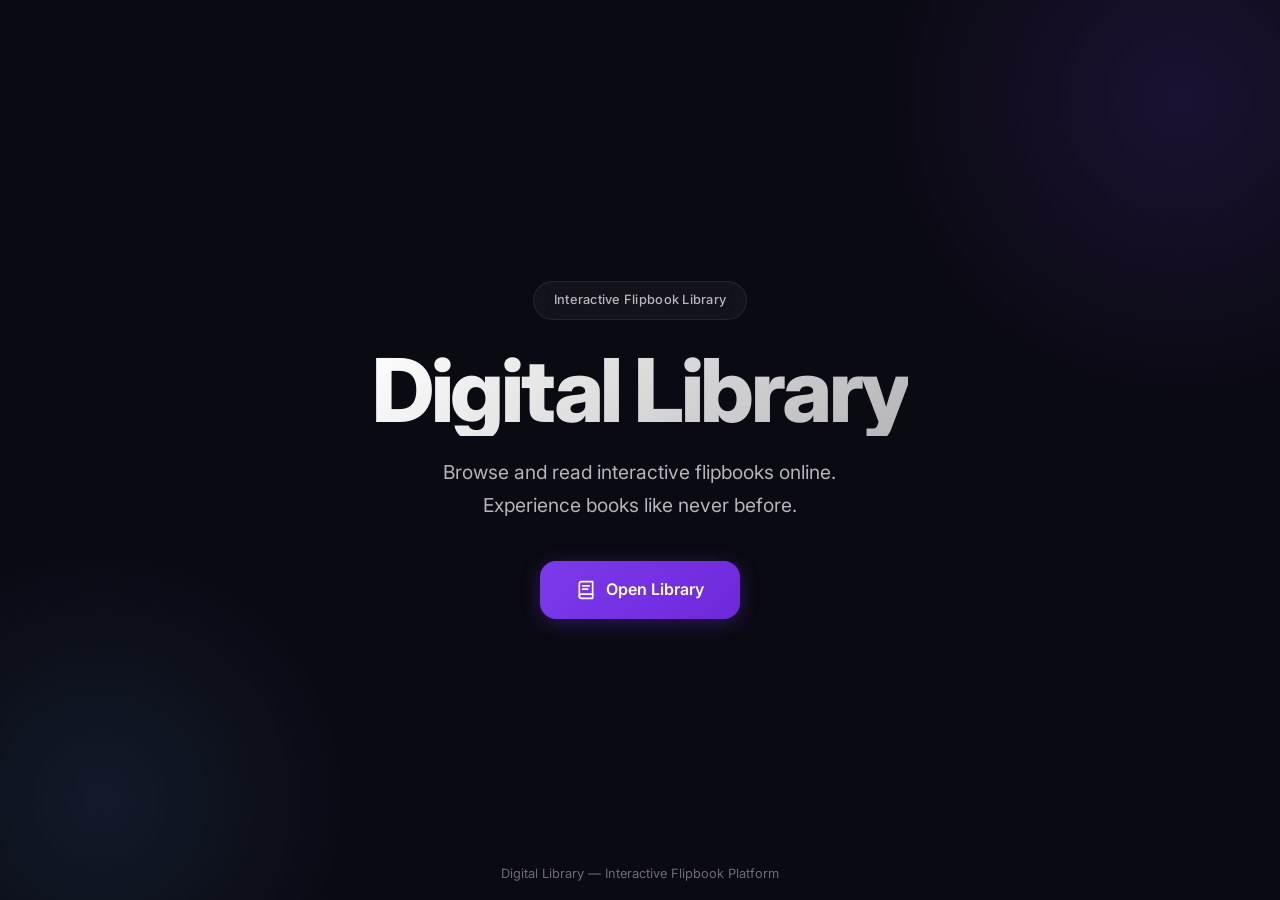
<file: index.html>
<!DOCTYPE html>
<html lang="en">
<head>
  <meta charset="UTF-8">
  <meta name="viewport" content="width=device-width, initial-scale=1.0">
  <title>Digital Library — Interactive Flipbooks</title>
  <meta name="description" content="Browse and read interactive flipbooks online. A premium digital library experience.">
  <link rel="icon" href="data:image/svg+xml,<svg xmlns='http://www.w3.org/2000/svg' viewBox='0 0 100 100'><text y='.9em' font-size='90'>📖</text></svg>">
  <link rel="preconnect" href="https://fonts.googleapis.com">
  <link rel="preconnect" href="https://fonts.gstatic.com" crossorigin>
  <link href="https://fonts.googleapis.com/css2?family=Inter:wght@300;400;500;600;700;800&display=swap" rel="stylesheet">
  <link rel="stylesheet" href="style.css">
</head>
<body>
  <div class="hero">
    <div class="hero-bg">
      <div class="hero-glow"></div>
      <div class="hero-glow glow-2"></div>
    </div>
    <div class="hero-content">
      <div class="hero-badge">Interactive Flipbook Library</div>
      <h1 class="hero-title">Digital Library</h1>
      <p class="hero-subtitle">Browse and read interactive flipbooks online.<br>Experience books like never before.</p>
      <a href="library.html" class="hero-btn">
        <span class="hero-btn-icon">
          <svg width="20" height="20" viewBox="0 0 24 24" fill="none" stroke="currentColor" stroke-width="2" stroke-linecap="round" stroke-linejoin="round">
            <path d="M4 19.5A2.5 2.5 0 0 1 6.5 17H20"/>
            <path d="M6.5 2H20v20H6.5A2.5 2.5 0 0 1 4 19.5v-15A2.5 2.5 0 0 1 6.5 2z"/>
            <line x1="8" y1="7" x2="16" y2="7"/>
            <line x1="8" y1="11" x2="14" y2="11"/>
          </svg>
        </span>
        Open Library
      </a>

    </div>

  </div>

  <footer class="footer">
    <div class="footer-content">
      <p>Digital Library &mdash; Interactive Flipbook Platform</p>
    </div>
  </footer>

  <script src="script.js"></script>
</body>
</html>
</file>
<file: style.css>
/* ============================================================
   LANDING PAGE STYLES — Digital Library
   Dark elegant design with glassmorphism and animations
   ============================================================ */

/* ----- RESET & BASE ----- */
*, *::before, *::after {
  margin: 0;
  padding: 0;
  box-sizing: border-box;
}

:root {
  --bg-primary: #0a0a12;
  --surface: rgba(255, 255, 255, 0.04);
  --surface-hover: rgba(255, 255, 255, 0.08);
  --border: rgba(255, 255, 255, 0.08);
  --border-hover: rgba(255, 255, 255, 0.15);
  --text-primary: #ffffff;
  --text-secondary: rgba(255, 255, 255, 0.7);
  --text-tertiary: rgba(255, 255, 255, 0.4);
  --accent: #7c3aed;
  --accent-hover: #8b5cf6;
  --accent-glow: rgba(124, 58, 237, 0.3);
  --radius-sm: 8px;
  --radius-md: 16px;
  --radius-lg: 24px;
  --radius-xl: 32px;
  --transition: 0.3s cubic-bezier(0.4, 0, 0.2, 1);
  --font: 'Inter', -apple-system, BlinkMacSystemFont, 'Segoe UI', Roboto, sans-serif;
}

html {
  font-size: 16px;
  -webkit-font-smoothing: antialiased;
  -moz-osx-font-smoothing: grayscale;
}

body {
  font-family: var(--font);
  background: var(--bg-primary);
  color: var(--text-primary);
  min-height: 100vh;
  overflow-x: hidden;
  line-height: 1.6;
}

a {
  color: inherit;
  text-decoration: none;
}

button {
  font-family: inherit;
  cursor: pointer;
  border: none;
  background: none;
  color: inherit;
}

/* ----- HERO SECTION ----- */
.hero {
  position: relative;
  min-height: 100vh;
  display: flex;
  align-items: center;
  justify-content: center;
  overflow: hidden;
  padding: 24px;
}

.hero-bg {
  position: absolute;
  inset: 0;
  overflow: hidden;
}

.hero-glow {
  position: absolute;
  width: 600px;
  height: 600px;
  border-radius: 50%;
  background: radial-gradient(circle, rgba(124, 58, 237, 0.15) 0%, transparent 70%);
  top: -200px;
  right: -200px;
  animation: glowFloat 8s ease-in-out infinite alternate;
}

.glow-2 {
  width: 500px;
  height: 500px;
  background: radial-gradient(circle, rgba(79, 172, 254, 0.1) 0%, transparent 70%);
  top: auto;
  right: auto;
  bottom: -150px;
  left: -150px;
  animation-delay: -4s;
}

@keyframes glowFloat {
  0% { transform: translate(0, 0) scale(1); }
  100% { transform: translate(40px, -30px) scale(1.1); }
}

.hero-content {
  position: relative;
  z-index: 2;
  text-align: center;
  max-width: 640px;
}

.hero-badge {
  display: inline-block;
  padding: 8px 20px;
  border-radius: 100px;
  background: var(--surface);
  border: 1px solid var(--border);
  font-size: 0.8rem;
  font-weight: 500;
  color: var(--text-secondary);
  letter-spacing: 0.02em;
  margin-bottom: 24px;
  backdrop-filter: blur(10px);
}

.hero-title {
  font-size: clamp(3rem, 10vw, 5.5rem);
  font-weight: 800;
  letter-spacing: -0.04em;
  line-height: 1.05;
  margin-bottom: 20px;
  background: linear-gradient(135deg, #ffffff 0%, rgba(255, 255, 255, 0.7) 100%);
  -webkit-background-clip: text;
  -webkit-text-fill-color: transparent;
  background-clip: text;
}

.hero-subtitle {
  font-size: clamp(1rem, 2vw, 1.2rem);
  color: var(--text-secondary);
  line-height: 1.7;
  margin-bottom: 40px;
  font-weight: 400;
}

.hero-btn {
  display: inline-flex;
  align-items: center;
  gap: 10px;
  padding: 16px 36px;
  border-radius: var(--radius-md);
  background: linear-gradient(135deg, var(--accent) 0%, #6d28d9 100%);
  color: #fff;
  font-size: 1rem;
  font-weight: 600;
  transition: var(--transition);
  box-shadow: 0 4px 20px var(--accent-glow);
  position: relative;
  overflow: hidden;
}

.hero-btn::before {
  content: '';
  position: absolute;
  inset: 0;
  background: linear-gradient(135deg, var(--accent-hover) 0%, #7c3aed 100%);
  opacity: 0;
  transition: var(--transition);
}

.hero-btn:hover {
  transform: translateY(-2px);
  box-shadow: 0 8px 32px var(--accent-glow);
}

.hero-btn:hover::before {
  opacity: 1;
}

.hero-btn-icon {
  position: relative;
  z-index: 1;
  display: flex;
}

.hero-btn span:not(.hero-btn-icon) {
  position: relative;
  z-index: 1;
}

/* ----- FOOTER ----- */
.footer {
  position: fixed;
  bottom: 0;
  left: 0;
  right: 0;
  padding: 16px 24px;
  z-index: 10;
}

.footer-content {
  max-width: 1200px;
  margin: 0 auto;
  text-align: center;
}

.footer-content p {
  color: var(--text-tertiary);
  font-size: 0.8rem;
  font-weight: 400;
}

/* ----- RESPONSIVE ----- */
@media (max-width: 768px) {
  .hero { padding: 20px; }
  .hero-badge { font-size: 0.75rem; }
}
</file>
